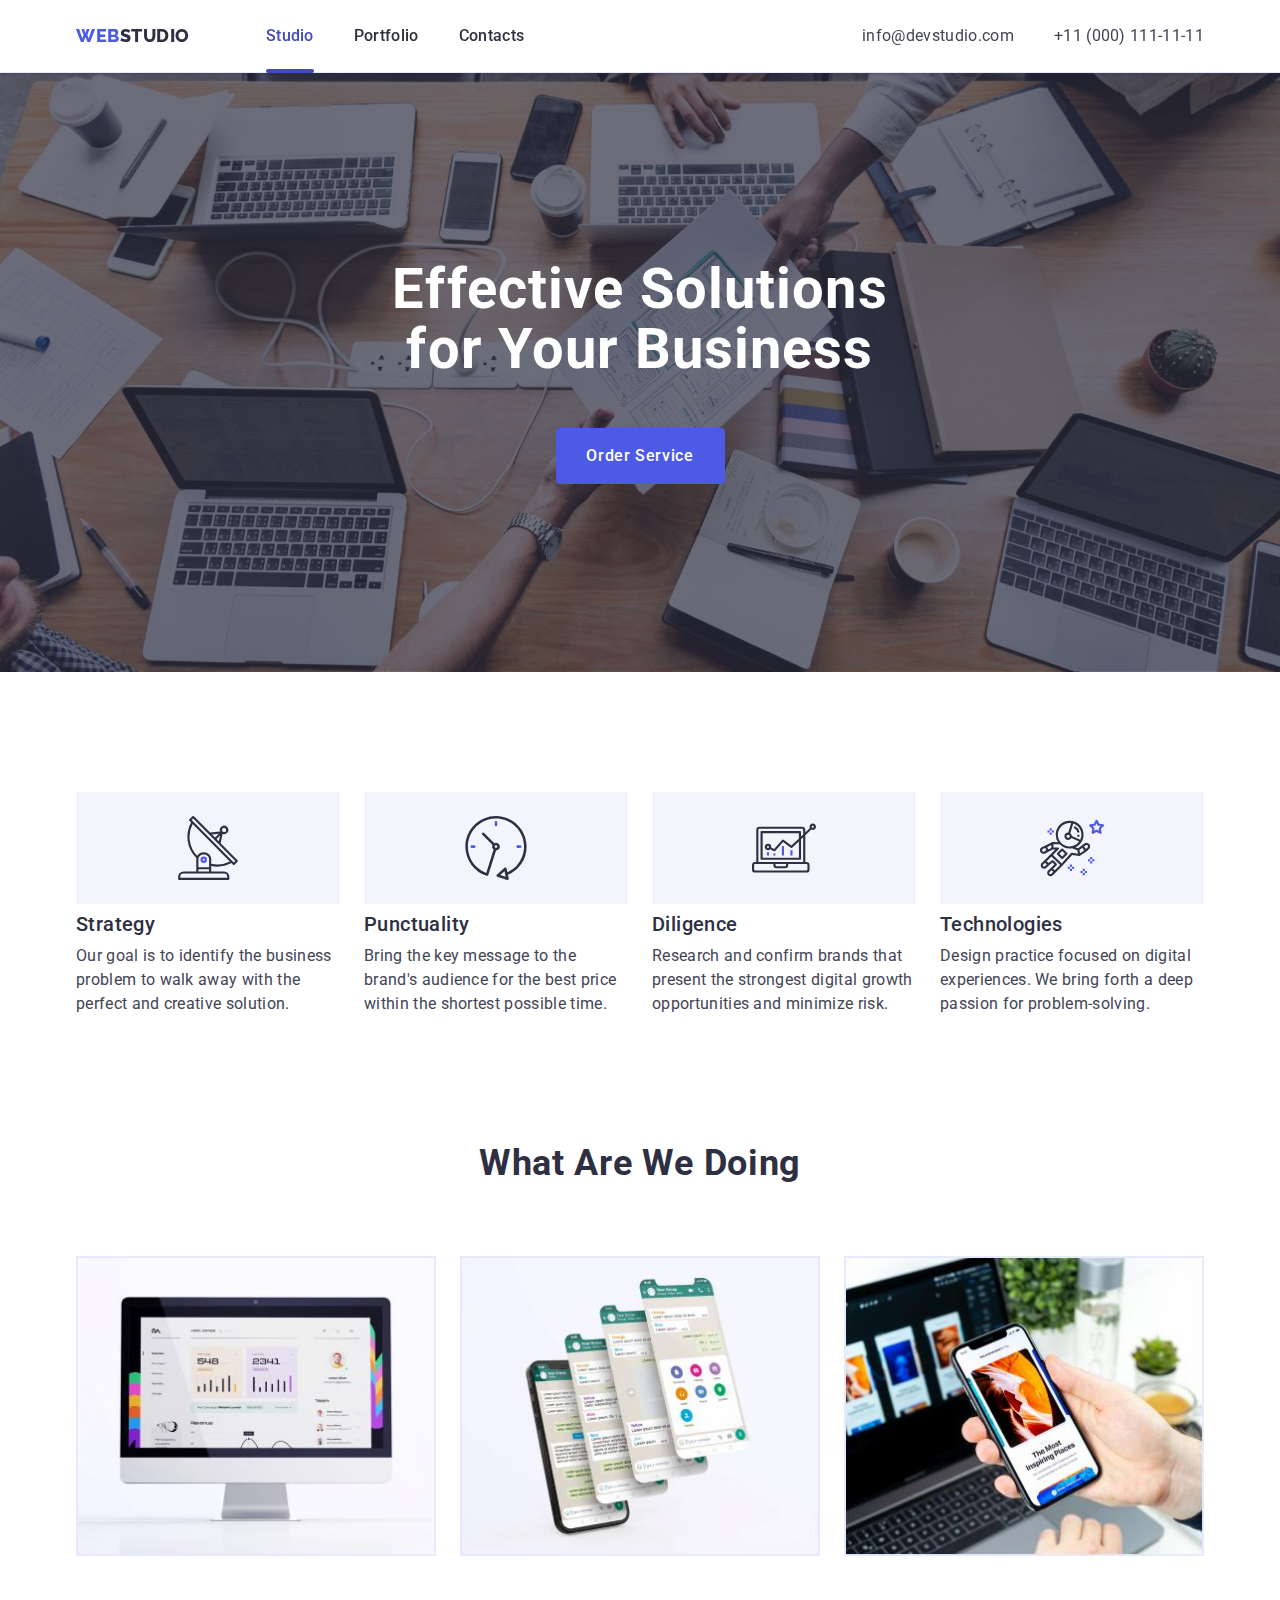
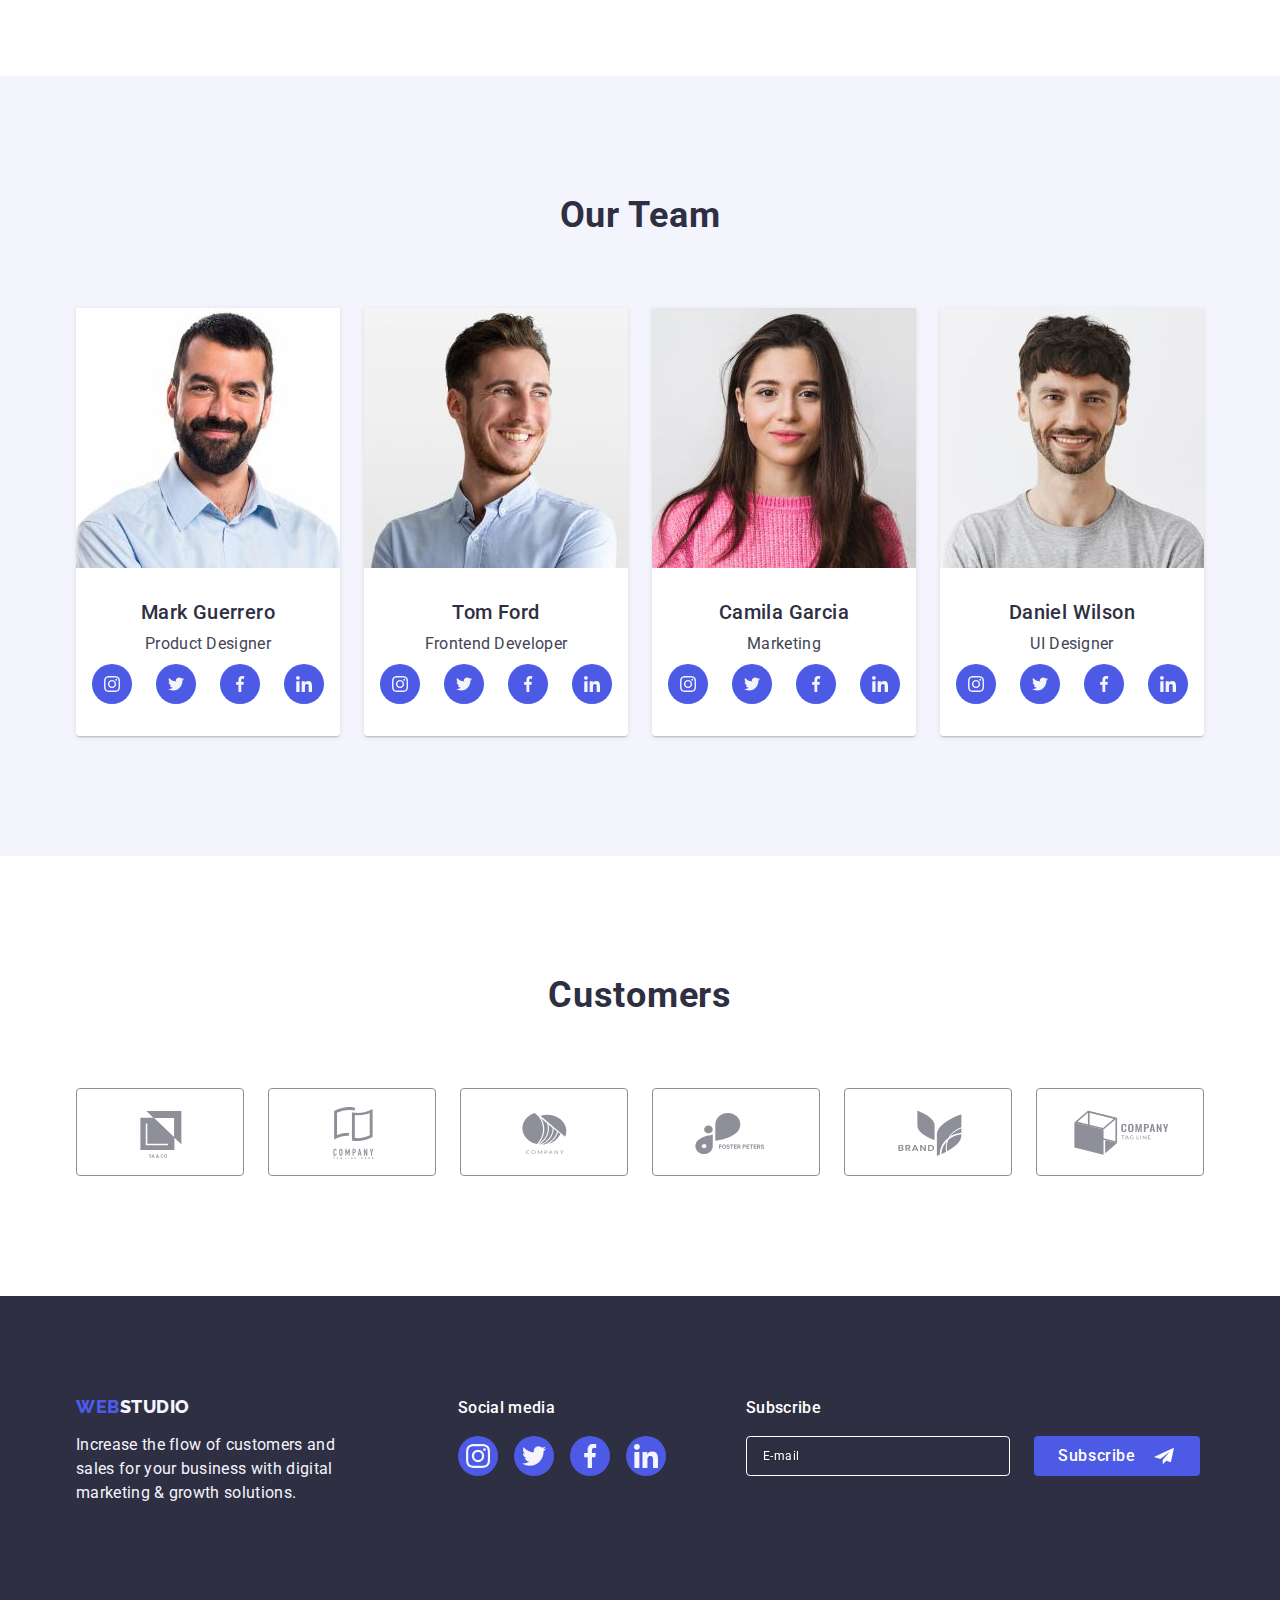
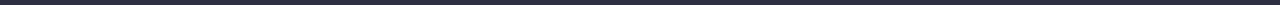
<file: index.html>
<!DOCTYPE html>
<html lang="en">

<head>
  <meta charset="UTF-8" />
  <meta http-equiv="X-UA-Compatible" content="IE=edge" />
  <meta name="viewport" content="width=device-width, initial-scale=1.0" />
  <title>WebStudio</title>
  <link rel="stylesheet" href="https://cdnjs.cloudflare.com/ajax/libs/modern-normalize/1.1.0/modern-normalize.min.css"
    integrity="sha512-wpPYUAdjBVSE4KJnH1VR1HeZfpl1ub8YT/NKx4PuQ5NmX2tKuGu6U/JRp5y+Y8XG2tV+wKQpNHVUX03MfMFn9Q=="
    crossorigin="anonymous" referrerpolicy="no-referrer" />
  <link rel="stylesheet" href="https://cdn.jsdelivr.net/npm/modern-normalize@1.1.0/modern-normalize.min.css" />
  <link rel="stylesheet" href="./css/styles.css" />
  <link rel="preconnect" href="https://fonts.googleapis.com" />
  <link rel="preconnect" href="https://fonts.gstatic.com" crossorigin />
  <link href="https://fonts.googleapis.com/css2?family=Raleway:wght@800&family=Roboto:wght@400;500;700;900&display=swap"
    rel="stylesheet" />
</head>

<body class="body">
  <header class="header">
    <!-- /* NAV */ -->
    <div class="header-box container">
      <a class="link logo-w" href="./index.html">Web<span class="header-logo-navy">Studio</span></a>
      <nav class="nav">
        <ul class="list nav-link">
          <li class="nav-link-item">
            <a class="link nav-header current" href="./index.html">Studio</a>
          </li>
          <li class="nav-link-item">
            <a class="link nav-header" href="./portfolio.html">Portfolio</a>
          </li>
          <li class="nav-link-item">
            <a class="link nav-header" href="">Contacts</a>
          </li>
        </ul>
      </nav>
      <!-- ADDRESS -->
      <address class="address">
        <ul class="list address-link">
          <li class="address-link-item">
            <a class="link address-header" href="mailto:info@devstudio.com">info@devstudio.com</a>
          </li>
          <li class="address-link-item">
            <a class="link address-header" href="tel:+110001111111">+11 (000) 111-11-11</a>
          </li>
        </ul>
      </address>
    </div>
  </header>
  <main class="main">
    <!-- HERO -->
    <section class="hero">
      <div class="hero-box container">
        <h1 class="hero-text">Effective Solutions for Your Business</h1>
        <button data-modal-open class="btn-hero" type="button">
          Order Service
        </button>
      </div>
      <!-- MODAL WINDOW -->
      <div data-modal class="backdrop is-hidden">
        <div class="modal-window">
          <button data-modal-close class="modal-btn-close" type="button">
            <svg class="modal-icon-close" width="8" height="8">
              <use href="./images/icons.svg#icon-close-black-cross"></use>
            </svg>
          </button>
          <strong class="title-modal">Leave your contacts and we will call you back</strong>
          <form class="modal-window-form" name="signup_form" autocomplete="off" novalidate>
            <label class="label-title" for="user_name">Name</label>
            <div class="modal-form-box">
              <input class="modal-form-input" type="text" name="user_name" id="user_name" required minlength="3" />
              <svg class="modal-icon-input" width="18" height="18">
                <use href="./images/icons.svg#icon-icon-person"></use>
              </svg>
            </div>
            <label class="label-title" for="user_phone">Phone</label>
            <div class="modal-form-box">
              <input class="modal-form-input" type="tel" name="user_phone" id="user_phone" required minlength="12" />
              <svg class="modal-icon-input" width="18" height="24">
                <use href="./images/icons.svg#icon-icon-phone"></use>
              </svg>
            </div>
            <label class="label-title" for="user_email">Email</label>
            <div class="modal-form-box">
              <input class="modal-form-input" type="email" name="user_email" id="user_email" required
                pattern="email@mail.com" />
              <!-- ^(?=.*[a-z])(?=.*[A-Z]) -->
              <svg class="modal-icon-input" width="18" height="24">
                <use href="./images/icons.svg#icon-icon-email"></use>
              </svg>
            </div>
            <label class="label-title" for="user_comment">Comment</label>
            <textarea class="user-comment" name="user_comment" id="user_comment" rows="5"
              placeholder="Text input"></textarea>
            <label class="label-title-chek">
              <input class="user-checkbox" type="checkbox" name="user_checkbox" />
              <svg class="modal-form-agreement-icon" width="16" height="16">
                <use class="modal-form-icon-checked" href="./images/icons.svg#icon-chek-no"></use>
                <use class="modal-form-icon-unchecked" href="./images/icons.svg#icon-chek-yes"></use>
              </svg>
              <span class="modal-form-agreement-text">
                I accept the terms and conditions of the
                <a class="modal-form-agreement-link" href="">Privacy Policy</a>
              </span>
            </label>
            <button type="submit" class="btn-modal-send">Send</button>
          </form>
        </div>
      </div>
    </section>
    <!-- FUTURES -->
    <section class="futures">
      <div class="futures-box container future-box-icons">
        <h2 class="futures visually-hidden">Features</h2>
        <ul class="list futures-list">
          <li class="futures-item content-box">
            <div class="futere-icon-box">
              <!-- <a class="future-icon-link" href="" target="_blank" rel="noopener noreferrer" aria-label="Antena-icon"> -->
              <svg class="future-icon" width="64" height="64">
                <use href="./images/icons.svg#icon-antenna"></use>
              </svg>
              <!-- </a> -->
            </div>
            <h3 class="futures-title">Strategy</h3>
            <p class="futures-text">
              Our goal is to identify the business problem to walk away with
              the perfect and creative solution.
            </p>
          </li>
          <li class="futures-item content-box">
            <div class="futere-icon-box">
              <!-- <a class="future-icon-link" href="" target="_blank" rel="noopener noreferrer" aria-label="Clock-icon"> -->
              <svg class="future-icon" width="64" height="64">
                <use href="./images/icons.svg#icon-clock"></use>
              </svg>
              <!-- </a> -->
            </div>
            <h3 class="futures-title">Punctuality</h3>
            <p class="futures-text">
              Bring the key message to the brand's audience for the best price
              within the shortest possible time.
            </p>
          </li>
          <li class="futures-item content-box">
            <div class="futere-icon-box">
              <!-- <a class="future-icon-link" href="" target="_blank" rel="noopener noreferrer" aria-label="Diagram-icon"> -->
              <svg class="future-icon" width="64" height="64">
                <use href="./images/icons.svg#icon-diagram"></use>
              </svg>
              <!-- </a> -->
            </div>
            <h3 class="futures-title">Diligence</h3>
            <p class="futures-text">
              Research and confirm brands that present the strongest digital
              growth opportunities and minimize risk.
            </p>
          </li>
          <li class="futures-item content-box">
            <div class="futere-icon-box">
              <!-- <a class="future-icon-link" href="" target="_blank" rel="noopener noreferrer" aria-label="Astronaut-icon"> -->
              <svg class="future-icon" width="64" height="64">
                <use href="./images/icons.svg#icon-astronaut"></use>
              </svg>
              <!-- </a> -->
            </div>
            <h3 class="futures-title">Technologies</h3>
            <p class="futures-text">
              Design practice focused on digital experiences. We bring forth a
              deep passion for problem-solving.
            </p>
          </li>
        </ul>
      </div>
    </section>
    <!-- OUR WORKS -->
    <section class="our-works">
      <div class="works-box container">
        <h2 class="works title-section">What are we doing</h2>
        <ul class="list works-list">
          <li class="works-item">
            <img src="./images/index/img-1.jpg" class="works-img" alt="img-1" width="360" height="300" />
          </li>
          <li class="works-item">
            <img src="./images/index/img-2.jpg" class="works-img" alt="img-2" width="360" height="300" />
          </li>
          <li class="works-item">
            <img src="./images/index/img-3.jpg" class="works-img" alt="img-3" width="360" height="300" />
          </li>
        </ul>
      </div>
    </section>
    <!-- OUR TEAMS -->
    <section class="team-box">
      <div class="container">
        <h2 class="our-teams title-section">Our Team</h2>
        <ul class="list card-teams">
          <li class="teams-item-img">
            <img src="./images/index/mark-guerrero.jpg" alt="mark-guerrero" width="264" height="260" />
            <div class="teams-wrapper">
              <h3 class="title-card">Mark Guerrero</h3>
              <p class="text-card">Product Designer</p>
              <ul class="social-icons-list link">
                <li class="social-box-icons">
                  <a class="social-item-icon" href="" target="_blank" rel="noopener noreferrer"
                    aria-label="Instagram-icon">
                    <svg class="social-icons" width="16" height="16">
                      <use href="./images/icons.svg#icon-instagram"></use>
                    </svg>
                  </a>
                </li>
                <li class="social-box-icons">
                  <a class="social-item-icon" href="" target="_blank" rel="noopener noreferrer"
                    aria-label="Twitter-icon">
                    <svg class="social-icons" width="16" height="16">
                      <use href="./images/icons.svg#icon-twitter"></use>
                    </svg>
                  </a>
                </li>
                <li class="social-box-icons">
                  <a class="social-item-icon" href="" target="_blank" rel="noopener noreferrer"
                    aria-label="Facebook-icon">
                    <svg class="social-icons" width="16" height="16">
                      <use href="./images/icons.svg#icon-facebook"></use>
                    </svg>
                  </a>
                </li>
                <li class="social-box-icons">
                  <a class="social-item-icon" href="" target="_blank" rel="noopener noreferrer"
                    aria-label="Linkedin-icon">
                    <svg class="social-icons" width="16" height="16">
                      <use href="./images/icons.svg#icon-linkedin"></use>
                    </svg>
                  </a>
                </li>
              </ul>
            </div>
          </li>
          <li class="teams-item-img">
            <img src="./images/index/tom-ford.jpg" alt="tom-ford" width="264" height="260" />
            <div class="teams-wrapper">
              <h3 class="title-card">Tom Ford</h3>
              <p class="text-card">Frontend Developer</p>
              <ul class="social-icons-list link">
                <li class="social-box-icons">
                  <a class="social-item-icon" href="" target="_blank" rel="noopener noreferrer"
                    aria-label="Instagram-icon">
                    <svg class="social-icons" width="16" height="16">
                      <use href="./images/icons.svg#icon-instagram"></use>
                    </svg>
                  </a>
                </li>
                <li class="social-box-icons">
                  <a class="social-item-icon" href="" target="_blank" rel="noopener noreferrer"
                    aria-label="Twitter-icon">
                    <svg class="social-icons" width="16" height="16">
                      <use href="./images/icons.svg#icon-twitter"></use>
                    </svg>
                  </a>
                </li>
                <li class="social-box-icons">
                  <a class="social-item-icon" href="" target="_blank" rel="noopener noreferrer"
                    aria-label="Facebook-icon">
                    <svg class="social-icons" width="16" height="16">
                      <use href="./images/icons.svg#icon-facebook"></use>
                    </svg>
                  </a>
                </li>
                <li class="social-box-icons">
                  <a class="social-item-icon" href="" target="_blank" rel="noopener noreferrer"
                    aria-label="Linkedin-icon">
                    <svg class="social-icons" width="16" height="16">
                      <use href="./images/icons.svg#icon-linkedin"></use>
                    </svg>
                  </a>
                </li>
              </ul>
            </div>
          </li>
          <li class="teams-item-img">
            <img src="./images/index/camila-garcia.jpg" alt="camila-garcia" width="264" height="260" />
            <div class="teams-wrapper">
              <h3 class="title-card">Camila Garcia</h3>
              <p class="text-card">Marketing</p>
              <ul class="social-icons-list link">
                <li class="social-box-icons">
                  <a class="social-item-icon" href="" target="_blank" rel="noopener noreferrer"
                    aria-label="Instagram-icon">
                    <svg class="social-icons" width="16" height="16">
                      <use href="./images/icons.svg#icon-instagram"></use>
                    </svg>
                  </a>
                </li>
                <li class="social-box-icons">
                  <a class="social-item-icon" href="" target="_blank" rel="noopener noreferrer"
                    aria-label="Twitter-icon">
                    <svg class="social-icons" width="16" height="16">
                      <use href="./images/icons.svg#icon-twitter"></use>
                    </svg>
                  </a>
                </li>
                <li class="social-box-icons">
                  <a class="social-item-icon" href="" target="_blank" rel="noopener noreferrer"
                    aria-label="Facebook-icon">
                    <svg class="social-icons" width="16" height="16">
                      <use href="./images/icons.svg#icon-facebook"></use>
                    </svg>
                  </a>
                </li>
                <li class="social-box-icons">
                  <a class="social-item-icon" href="" target="_blank" rel="noopener noreferrer"
                    aria-label="Linkedin-icon">
                    <svg class="social-icons" width="16" height="16">
                      <use href="./images/icons.svg#icon-linkedin"></use>
                    </svg>
                  </a>
                </li>
              </ul>
            </div>
          </li>
          <li class="teams-item-img">
            <img src="./images/index/daniel-wilson.jpg" alt="daniel-wilson" width="264" height="260" />
            <div class="teams-wrapper">
              <h3 class="title-card">Daniel Wilson</h3>
              <p class="text-card">UI Designer</p>
              <ul class="social-icons-list link">
                <li class="social-box-icons">
                  <a class="social-item-icon" href="" target="_blank" rel="noopener noreferrer"
                    aria-label="Instagram-icon">
                    <svg class="social-icons" width="16" height="16">
                      <use href="./images/icons.svg#icon-instagram"></use>
                    </svg>
                  </a>
                </li>
                <li class="social-box-icons">
                  <a class="social-item-icon" href="" target="_blank" rel="noopener noreferrer"
                    aria-label="Twitter-icon">
                    <svg class="social-icons" width="16" height="16">
                      <use href="./images/icons.svg#icon-twitter"></use>
                    </svg>
                  </a>
                </li>
                <li class="social-box-icons">
                  <a class="social-item-icon" href="" target="_blank" rel="noopener noreferrer"
                    aria-label="Facebook-icon">
                    <svg class="social-icons" width="16" height="16">
                      <use href="./images/icons.svg#icon-facebook"></use>
                    </svg>
                  </a>
                </li>
                <li class="social-box-icons">
                  <a class="social-item-icon" href="" target="_blank" rel="noopener noreferrer"
                    aria-label="Linkedin-icon">
                    <svg class="social-icons" width="16" height="16">
                      <use href="./images/icons.svg#icon-linkedin"></use>
                    </svg>
                  </a>
                </li>
              </ul>
            </div>
          </li>
        </ul>
      </div>
    </section>
    <!-- CUSOMERS -->
    <section class="customers-box">
      <div class="customers-box-icons container">
        <h2 class="customers-title title-section">Customers</h2>
        <ul class="list customers-list">
          <li class="customers-item">
            <a class="customers-icon-link" href="" target="_blank" rel="noopener noreferrer" aria-label="Company-1">
              <svg class="customers-icon" width="104" height="56">
                <use href="./images/icons.svg#icon-Logo1-YACO"></use>
              </svg>
            </a>
          </li>
          <li class="customers-item">
            <a class="customers-icon-link" href="" target="_blank" rel="noopener noreferrer" aria-label="Company-2">
              <svg class="customers-icon" width="104" height="56">
                <use href="./images/icons.svg#icon-Logo2-comp-tag-line-here"></use>
              </svg>
            </a>
          </li>
          <li class="customers-item">
            <a class="customers-icon-link" href="" target="_blank" rel="noopener noreferrer" aria-label="Company-3">
              <svg class="customers-icon" width="104" height="56">
                <use href="./images/icons.svg#icon-Logo3-company"></use>
              </svg>
            </a>
          </li>
          <li class="customers-item">
            <a class="customers-icon-link" href="" target="_blank" rel="noopener noreferrer" aria-label="Company-4">
              <svg class="customers-icon" width="104" height="56">
                <use href="./images/icons.svg#icon-Logo4-foster-peters"></use>
              </svg>
            </a>
          </li>
          <li class="customers-item">
            <a class="customers-icon-link" href="" target="_blank" rel="noopener noreferrer" aria-label="Company-5">
              <svg class="customers-icon" width="104" height="56">
                <use href="./images/icons.svg#icon-Logo5-brand"></use>
              </svg>
            </a>
          </li>
          <li class="customers-item">
            <a class="customers-icon-link" href="" target="_blank" rel="noopener noreferrer" aria-label="Company-6">
              <svg class="customers-icon" width="104" height="56">
                <use href="./images/icons.svg#icon-Logo6-comp-tag-line"></use>
              </svg>
            </a>
          </li>
        </ul>
      </div>
    </section>
  </main>
  <!-- FOOTER -->
  <footer class="footer">
    <div class="footer-box container">
      <div class="link-logo-footer">
        <a class="link logo-w logo-footer" href="./index.html">Web<span class="footer-logo-navy">Studio</span></a>
        <p class="footer-text">
          Increase the flow of customers and sales for your business with
          digital marketing & growth solutions.
        </p>
      </div>
      <div class="social-box-footer">
        <p class="social-title-footer">Social media</p>
        <ul class="social-icons-list-footer link">
          <li class="social-item-footer">
            <a class="social-box-icons-footer" href="" target="_blank" rel="noopener noreferrer"
              aria-label="Instagram-icon">
              <svg class="social-icons" width="24" height="24">
                <use href="./images/icons.svg#icon-instagram"></use>
              </svg>
            </a>
          </li>
          <li class="social-item-footer">
            <a class="social-box-icons-footer" href="" target="_blank" rel="noopener noreferrer"
              aria-label="Twitter-icon">
              <svg class="social-icons" width="24" height="24">
                <use href="./images/icons.svg#icon-twitter"></use>
              </svg>
            </a>
          </li>
          <li class="social-item-footer">
            <a class="social-box-icons-footer" href="" target="_blank" rel="noopener noreferrer"
              aria-label="Facebook-icon">
              <svg class="social-icons" width="24" height="24">
                <use href="./images/icons.svg#icon-facebook"></use>
              </svg>
            </a>
          </li>
          <li class="social-item-footer">
            <a class="social-box-icons-footer" href="" target="_blank" rel="noopener noreferrer"
              aria-label="Linkedin-icon">
              <svg class="social-icons" width="24" height="24">
                <use href="./images/icons.svg#icon-linkedin"></use>
              </svg>
            </a>
          </li>
        </ul>
      </div>
      <div class="footer-subscribe">
        <p class="social-title-footer">Subscribe</p>
        <form class="footer-form-subscribe">
          <label class="footer-form-text">
            <input class="footer-user-email" type="email" name="user_email" placeholder="E-mail" />
          </label>
          <button type="submit" class="footer-btn-subscribe">
            Subscribe<svg class="footer-icon-subscribe" width="24" height="20">
              <use href="./images/icons.svg#icon-icon-subscribe"></use>
            </svg>
          </button>

        </form>
      </div>
    </div>
  </footer>
  <script src="./js/modal.js"></script>
</body>

</html>
</file>
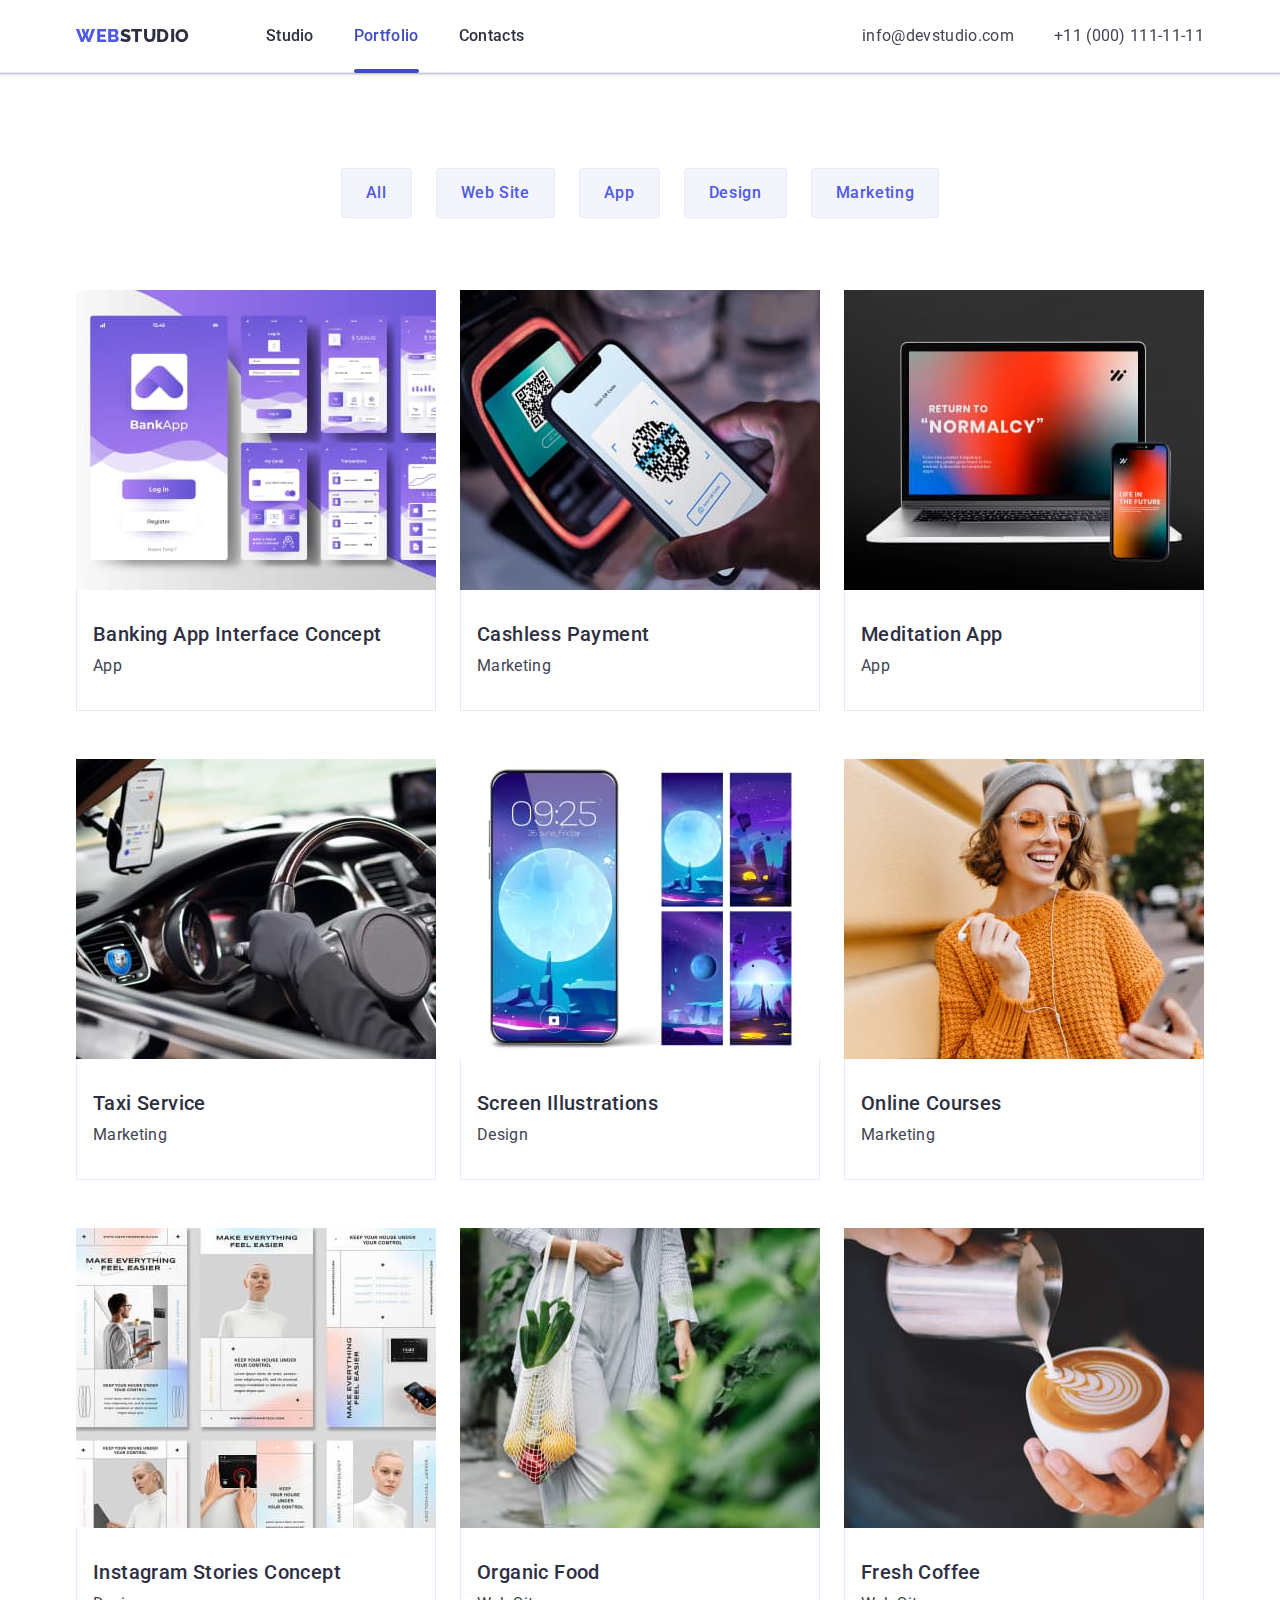
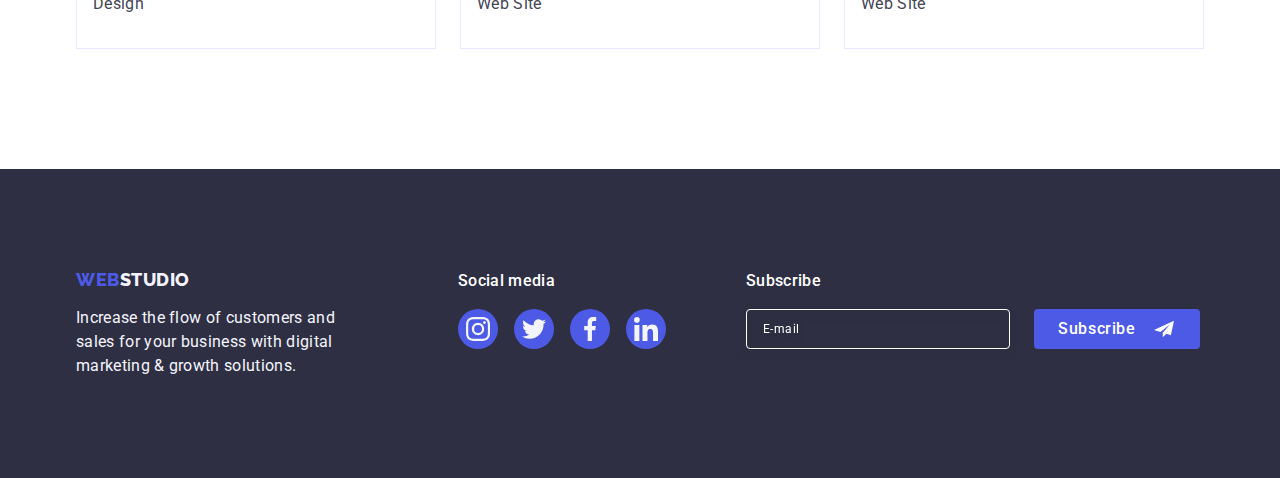
<file: portfolio.html>
<!DOCTYPE html>
<html lang="en">

<head>
  <meta charset="UTF-8" />
  <meta http-equiv="X-UA-Compatible" content="IE=edge" />
  <meta name="viewport" content="width=device-width, initial-scale=1.0" />
  <title>Portfolio</title>
  <link rel="stylesheet" href="https://cdnjs.cloudflare.com/ajax/libs/modern-normalize/1.1.0/modern-normalize.min.css"
    integrity="sha512-wpPYUAdjBVSE4KJnH1VR1HeZfpl1ub8YT/NKx4PuQ5NmX2tKuGu6U/JRp5y+Y8XG2tV+wKQpNHVUX03MfMFn9Q=="
    crossorigin="anonymous" referrerpolicy="no-referrer" />
  <link rel="stylesheet" href="https://cdn.jsdelivr.net/npm/modern-normalize@1.1.0/modern-normalize.min.css" />
  <link rel="stylesheet" href="./css/styles.css" />
  <link rel="preconnect" href="https://fonts.googleapis.com" />
  <link rel="preconnect" href="https://fonts.gstatic.com" crossorigin />
  <link href="https://fonts.googleapis.com/css2?family=Raleway:wght@800&family=Roboto:wght@400;500;700;900&display=swap"
    rel="stylesheet" />
</head>

<body class="body">
  <header class="header">
    <!-- /* NAV */ -->
    <div class="header-box container">
      <a class="link logo-w" href="./index.html">Web<span class="header-logo-navy">Studio</span></a>
      <nav class="nav">
        <ul class="list nav-link">
          <li class="nav-link-item">
            <a class="link nav-header" href="./index.html">Studio</a>
          </li>
          <li class="nav-link-item">
            <a class="link nav-header current" href="./portfolio.html">Portfolio</a>
          </li>
          <li class="nav-link-item">
            <a class="link nav-header" href="">Contacts</a>
          </li>
        </ul>
      </nav>
      <!-- ADDRESS -->
      <address class="address">
        <ul class="list address-link">
          <li>
            <a class="link address-header" href="mailto:info@devstudio.com">info@devstudio.com</a>
          </li>
          <li>
            <a class="link address-header" href="tel:+110001111111">+11 (000) 111-11-11</a>
          </li>
        </ul>
      </address>
    </div>
  </header>

  <main class="main">
    <!-- BUTTONS AREA  -->
    <section class="portfolio">
      <div class="container">
        <h1 class="visually-hidden">Portfolio</h1>
        <ul class="list btn-list">
          <li><button class="btn-filter" type="button">All</button></li>
          <li><button class="btn-filter" type="button">Web Site</button></li>
          <li><button class="btn-filter" type="button">App</button></li>
          <li><button class="btn-filter" type="button">Design</button></li>
          <li><button class="btn-filter" type="button">Marketing</button></li>
        </ul>
        <!-- </div> -->
        <!-- PORTFOLIO WORKS-->
        <ul class="list card-set">
          <li class="portfolio-img-frame">
            <div class="pop-up-box">
              <a class="link img-portfolio" href=""><img src="./images/portfolio/banking-app-interface-concept.jpg"
                  alt="Banking App Interface Concept" width="360" height="300" />
                <div class="pop-up-box-card">
                  <p class="pop-up-txt-card">
                    14 Stylish and User-Friendly App Design Concepts · Task
                    Manager App · Calorie Tracker App · Exotic Fruit Ecommerce
                    App · Cloud Storage App
                  </p>
                </div>
              </a>
            </div>
            <div class="title-card-box">
              <h2 class="title-card-portfolio">
                Banking App Interface Concept
              </h2>
              <p class="text-card-portfolio">App</p>
            </div>
          </li>
          <li class="portfolio-img-frame">
            <div class="pop-up-box">
              <a class="link img-portfolio" href=""><img src="./images/portfolio/cashless-payment.jpg"
                  alt="Cashless Payment" width="360" height="300" />
                <div class="pop-up-box-card">
                  <p class="pop-up-txt-card">
                    14 Stylish and User-Friendly App Design Concepts · Task
                    Manager App · Calorie Tracker App · Exotic Fruit Ecommerce
                    App · Cloud Storage App
                  </p>
                </div>
              </a>
            </div>
            <div class="title-card-box">
              <h2 class="title-card-portfolio">Cashless Payment</h2>
              <p class="text-card-portfolio">Marketing</p>
            </div>
          </li>
          <li class="portfolio-img-frame">
            <div class="pop-up-box">
              <a class="link img-portfolio" href=""><img src="./images/portfolio/meditation-app.jpg"
                  alt="Meditation App" width="360" height="300" />
                <div class="pop-up-box-card">
                  <p class="pop-up-txt-card">
                    14 Stylish and User-Friendly App Design Concepts · Task
                    Manager App · Calorie Tracker App · Exotic Fruit Ecommerce
                    App · Cloud Storage App
                  </p>
                </div>
              </a>
            </div>
            <div class="title-card-box">
              <h2 class="title-card-portfolio">Meditation App</h2>
              <p class="text-card-portfolio">App</p>
            </div>
          </li>
          <li class="portfolio-img-frame">
            <div class="pop-up-box">
              <a class="link img-portfolio" href=""><img src="./images/portfolio/taxi-service.jpg" alt="Taxi Service"
                  width="360" height="300" />
                <div class="pop-up-box-card">
                  <p class="pop-up-txt-card">
                    14 Stylish and User-Friendly App Design Concepts · Task
                    Manager App · Calorie Tracker App · Exotic Fruit Ecommerce
                    App · Cloud Storage App
                  </p>
                </div>
              </a>
            </div>
            <div class="title-card-box">
              <h2 class="title-card-portfolio">Taxi Service</h2>
              <p class="text-card-portfolio">Marketing</p>
            </div>
          </li>
          <li class="portfolio-img-frame">
            <div class="pop-up-box">
              <a class="link img-portfolio" href=""><img src="./images/portfolio/screen-illustrations.jpg"
                  alt="Screen Illustrations" width="360" height="300" />

                <div class="pop-up-box-card">
                  <p class="pop-up-txt-card">
                    14 Stylish and User-Friendly App Design Concepts · Task
                    Manager App · Calorie Tracker App · Exotic Fruit Ecommerce
                    App · Cloud Storage App
                  </p>
                </div>
              </a>
            </div>
            <div class="title-card-box">
              <h2 class="title-card-portfolio">Screen Illustrations</h2>
              <p class="text-card-portfolio">Design</p>
            </div>
          </li>
          <li class="portfolio-img-frame">
            <div class="pop-up-box">
              <a class="link img-portfolio" href=""><img src="./images/portfolio/online-courses.jpg"
                  alt="Online Courses" width="360" height="300" />
                <div class="pop-up-box-card">
                  <p class="pop-up-txt-card">
                    14 Stylish and User-Friendly App Design Concepts · Task
                    Manager App · Calorie Tracker App · Exotic Fruit Ecommerce
                    App · Cloud Storage App
                  </p>
                </div>
              </a>
            </div>
            <div class="title-card-box">
              <h2 class="title-card-portfolio">Online Courses</h2>
              <p class="text-card-portfolio">Marketing</p>
            </div>
          </li>
          <li class="portfolio-img-frame">
            <div class="pop-up-box">
              <a class="link img-portfolio" href=""><img src="./images/portfolio/instagram-stories-concept.jpg"
                  alt="Instagram Stories Concept" width="360" height="300" />
                <div class="pop-up-box-card">
                  <p class="pop-up-txt-card">
                    14 Stylish and User-Friendly App Design Concepts · Task
                    Manager App · Calorie Tracker App · Exotic Fruit Ecommerce
                    App · Cloud Storage App
                  </p>
                </div>
              </a>
            </div>
            <div class="title-card-box">
              <h2 class="title-card-portfolio">Instagram Stories Concept</h2>
              <p class="text-card-portfolio">Design</p>
            </div>
          </li>
          <li class="portfolio-img-frame">
            <div class="pop-up-box">
              <a class="link img-portfolio" href=""><img src="./images/portfolio/organic-food.jpg" alt="Organic Food"
                  width="360" height="300" />
                <div class="pop-up-box-card">
                  <p class="pop-up-txt-card">
                    14 Stylish and User-Friendly App Design Concepts · Task
                    Manager App · Calorie Tracker App · Exotic Fruit Ecommerce
                    App · Cloud Storage App
                  </p>
                </div>
              </a>
            </div>
            <div class="title-card-box">
              <h2 class="title-card-portfolio">Organic Food</h2>
              <p class="text-card-portfolio">Web Site</p>
            </div>
          </li>
          <li class="portfolio-img-frame">
            <div class="pop-up-box">
              <a class="link img-portfolio" href=""><img src="./images/portfolio/fresh-coffee.jpg" alt="Fresh Coffee"
                  width="360" height="300" />
                <div class="pop-up-box-card">
                  <p class="pop-up-txt-card">
                    14 Stylish and User-Friendly App Design Concepts · Task
                    Manager App · Calorie Tracker App · Exotic Fruit Ecommerce
                    App · Cloud Storage App
                  </p>
                </div>
              </a>
            </div>
            <div class="title-card-box">
              <h2 class="title-card-portfolio">Fresh Coffee</h2>
              <p class="text-card-portfolio">Web Site</p>
            </div>
          </li>
        </ul>
      </div>
    </section>
  </main>
  <!-- FOOTER -->
  <footer class="footer">
    <div class="footer-box container">
      <div class="link-logo-footer">
        <a class="link logo-w logo-footer" href="./index.html">Web<span class="footer-logo-navy">Studio</span></a>
        <p class="footer-text">
          Increase the flow of customers and sales for your business with
          digital marketing & growth solutions.
        </p>
      </div>
      <div class="social-box-footer">
        <p class="social-title-footer">Social media</p>
        <ul class="social-icons-list-footer link">
          <li class="social-item-footer">
            <a class="social-box-icons-footer" href="" target="_blank" rel="noopener noreferrer"
              aria-label="Instagram-icon">
              <svg class="social-icons" width="24" height="24">
                <use href="./images/icons.svg#icon-instagram"></use>
              </svg>
            </a>
          </li>
          <li class="social-item-footer">
            <a class="social-box-icons-footer" href="" target="_blank" rel="noopener noreferrer"
              aria-label="Twitter-icon">
              <svg class="social-icons" width="24" height="24">
                <use href="./images/icons.svg#icon-twitter"></use>
              </svg>
            </a>
          </li>
          <li class="social-item-footer">
            <a class="social-box-icons-footer" href="" target="_blank" rel="noopener noreferrer"
              aria-label="Facebook-icon">
              <svg class="social-icons" width="24" height="24">
                <use href="./images/icons.svg#icon-facebook"></use>
              </svg>
            </a>
          </li>
          <li class="social-item-footer">
            <a class="social-box-icons-footer" href="" target="_blank" rel="noopener noreferrer"
              aria-label="Linkedin-icon">
              <svg class="social-icons" width="24" height="24">
                <use href="./images/icons.svg#icon-linkedin"></use>
              </svg>
            </a>
          </li>
        </ul>
      </div>
      <div class="footer-subscribe">
        <p class="social-title-footer">Subscribe</p>
        <form class="footer-form-subscribe">
          <form class="footer-form-subscribe">
            <label class="footer-form-text">
              <input class="footer-user-email" type="email" name="user_email" placeholder="E-mail" />
            </label>
            <button type="submit" class="footer-btn-subscribe">
              Subscribe<svg class="footer-icon-subscribe" width="24" height="20">
                <use href="./images/icons.svg#icon-icon-subscribe"></use>
              </svg>
            </button>

          </form>
      </div>
    </div>
  </footer>
  <script src="./js/modal.js"></script>
</body>

</html>
</file>
<file: css/styles.css>
:root {
  /* colors */
  --brand-color-iris: #4d5ae5;
  --brand-color-ocean: #404bbf;
  --brand-color-green: #31d0aa;
  --brand-color-slate: #434455;
  --brand-color-light-slate: #8e8f99;
  --brand-color-cornflower: #e7e9fc;
  --brand-color-cloud: #f4f4fd;
  --brand-color-navy: #2e2f42;
  --brand-color-white: #ffffff;
  --brand-color-dairy: #fcfcfc;

  /* layers */
  --z-10: 10;
  --z-100: 100;
  --z-1000: 1000;

  /* animation */
  --anim-fast: 250ms cubic-bezier(0.4, 0, 0.2, 1);
  --anim-fast1: 400ms ease-in;
  --anim-slow: 1000ms easi-in-out;

  /* fonnts */
  --primary-font-roboto: "Roboto", sans-serif;
  --secondary-font-raleway: "Raleway", sans-serif;

  /* portfolio-galary */
  --indent: 24px;
  /*kilk kartok v riadku  */
  --items: 3;
}

/**
  |============================
  | DEFAULT
  |============================
*/

* {
  box-sizing: border-box;
}
.list {
  text-decoration: none;
  list-style: none;
  padding: 0;
  margin: 0;
}
.link {
  text-decoration: none;
  list-style: none;
  cursor: pointer;
  color: currentColor;
  display: inline-block;
}

/* reset start */
h1,
h2,
h3,
h4,
h5,
h6,
p {
  margin: 0;
}
img {
  display: block;
  max-width: 100%;
  height: auto;
}
button {
  font-family: inherit;
  color: currentColor;
  cursor: pointer;
}
/* reset end */

.visually-hidden {
  position: absolute;
  width: 1px;
  height: 1px;
  margin: -1px;
  border: 0;
  padding: 0;
  white-space: nowrap;
  clip-path: inset(100%);
  clip: rect(0 0 0 0);
  overflow: hidden;
}

/**
  |============================
  | BODY & CONAINERs
  |============================
*/

.body {
  margin: 0;
  font-family: var(--primary-font-roboto);
  color: var(--brand-color-slate);
  background-color: var(--brand-color-white);
}
.container {
  width: 1158px;
  padding-left: 15px;
  padding-right: 15px;
  margin-left: auto;
  margin-right: auto;
}

/**
  |============================
  | HEADER
  |============================
*/

.header {
  position: fixed;
  top: 0;
  width: 100%;
  z-index: var(--z-100);
  background-color: var(--brand-color-white);
  border-bottom: 1px solid var(--brand-color-cornflower);
  box-shadow: 0px 2px 1px rgba(46, 47, 66, 0.08),
    0px 1px 1px rgba(46, 47, 66, 0.16), 0px 1px 6px rgba(46, 47, 66, 0.08);
}
.header-box {
  display: flex;
  align-items: center;
}

/* NAV */

.nav {
  display: flex;
  align-items: center;
  margin-right: auto;
}
.nav-link {
  display: flex;
  align-items: center;
  gap: 40px;
  margin: 0;
}
/* .nav-link-item {
  position: relative;
} */

.logo-w {
  color: var(--brand-color-iris);
  font-family: var(--secondary-font-raleway);
  font-weight: 800;
  font-size: 18px;
  line-height: 1.17;
  letter-spacing: 0.03em;
  text-transform: uppercase;
  margin-right: 76px;
  text-decoration: none;
  padding: 0;
}
.header-logo-navy {
  color: var(--brand-color-navy);
}
.nav-header {
  width: 100%;
  display: block;
  margin: 0;
  color: var(--brand-color-navy);
  font-weight: 500;
  font-size: 16px;
  line-height: 1.5;
  letter-spacing: 0.02em;
  padding-top: 24px;
  padding-bottom: 24px;
  position: relative;
  transition-property: color;
  transition-duration: 250ms;
  transition-timing-function: cubic-bezier(0.4, 0, 0.2, 1);
}
.nav-header:hover,
.nav-header:focus {
  color: var(--brand-color-ocean);
}
/* .nav-link-item::after {
  content: "";
  position: absolute;
  display: block;
  color: var(--brand-color-ocean);
} */
.nav-header::after {
  content: "";
  width: 100%;
  height: 4px;
  border-radius: 2px;
  display: block;
  position: absolute;
  left: 0;
  bottom: -1px;
}
.nav-header.current::after {
  background: var(--brand-color-ocean);
}
.nav-header.current {
  color: var(--brand-color-ocean);
}

/* ADDRESS */

.address {
  font-style: normal;
}
.address-link {
  display: flex;
  align-items: center;
  gap: 40px;
}
.address-header {
  color: var(--brand-color-slate);
  font-style: normal;
  font-size: 16px;
  line-height: 1.5;
  letter-spacing: 0.02em;
  padding-top: 24px;
  padding-bottom: 24px;
  transition-property: color;
  transition-duration: 250ms;
  transition-timing-function: cubic-bezier(0.4, 0, 0.2, 1);
}
.address-header:hover,
.address-header:focus {
  color: var(--brand-color-ocean);
}
.address-link-item {
}

/**
  |============================
  | MAIN INDEX.HTML
  |============================
*/

/**
  |============================
  | HERO
  |============================
*/

.main {
  padding-top: 72px;
}
/* .hero-box {} */
.hero {
  max-width: 1440px;
  margin-left: auto;
  margin-right: auto;
  padding-top: 188px;
  padding-bottom: 188px;
  background-color: var(--brand-color-navy);
  background-image: linear-gradient(
      rgba(46, 47, 66, 0.7),
      rgba(46, 47, 66, 0.7)
    ),
    url(../images/index/hero-people-office.jpg);
  background-repeat: no-repeat;
  background-position: center;
  background-size: cover;
}
.hero-text {
  color: var(--brand-color-white);
  font-size: 56px;
  line-height: 1.07;
  text-align: center;
  letter-spacing: 0.02em;
  max-width: 496px;
  margin-left: auto;
  margin-right: auto;
}
.btn-hero {
  color: var(--brand-color-white);
  background-color: var(--brand-color-iris);
  font-family: var(--primary-font-roboto);
  font-weight: 500;
  font-size: 16px;
  line-height: 1.5;
  align-items: center;
  letter-spacing: 0.04em;
  margin-top: 48px;
  min-width: 169px;
  height: 56px;
  padding-top: 16px;
  padding-bottom: 16px;
  border-radius: 4px;
  border: none;
  display: block;
  margin-left: auto;
  margin-right: auto;
  font-size: 16px;
  transition-property: background-color, box-shadow;
  transition-duration: 250ms;
  transition-timing-function: cubic-bezier(0.4, 0, 0.2, 1);
}
.btn-hero:hover,
.btn-hero:focus {
  background-color: var(--brand-color-ocean);
  box-shadow: 0px 4px 4px rgba(0, 0, 0, 0.15);
  cursor: pointer;
}
/**
  |============================
  | FUTURES
  |============================
*/
.futures {
  padding-top: 120px;
  padding-bottom: 120px;
}
.futures-box {
  display: flex;
  align-items: center;
  justify-content: center;
  margin-bottom: 8px;
  gap: 24px;
}
.futures-list {
  display: flex;
  gap: 24px;
}
.futures-item {
  padding: 0;
  margin: 0;
}
.content-box {
  width: calc((100% - 72px) / 4);
}
.futures-title {
  color: var(--brand-color-navy);
  font-weight: 500;
  font-size: 20px;
  line-height: 1.2;
  letter-spacing: 0.02em;
  margin-bottom: 8px;
}
.futures-text {
  color: var(--brand-color-slate);
  font-size: 16px;
  line-height: 1.5;
  letter-spacing: 0.02em;
}
.title-section {
  color: var(--brand-color-navy);
  background-color: var(--brand-color-white);
  font-size: 36px;
  line-height: 1.11;
  text-align: center;
  letter-spacing: 0.02em;
  text-transform: capitalize;
}
/* .future-box-icons {} */
.futere-icon-box {
  display: flex;
  align-items: center;
  justify-content: center;
  width: 264px;
  height: 112px;
  background: var(--brand-color-cloud);
  border-radius: 4px;
  margin-bottom: 8px;
}
/* .future-icon-link {
  display: flex;
  justify-content: center;
} */
/* .future-icon {} */
/**
  |============================
  | OUR WORKS
  |============================
*/
.our-works {
  padding-bottom: 120px;
}
/* .works-box {} */
.works-list {
  display: flex;
  gap: 24px;
}
/* .works-item {} */
.works-img {
  border: 1px solid var(--brand-color-cornflower);
}
.works {
  margin-bottom: 72px;
}
/* .title-section {} */
/**
  |============================
  | OUR TEAMS
  |============================
*/
/* .teams {} */
.team-box {
  background-color: var(--brand-color-cloud);
  padding-top: 120px;
  padding-bottom: 120px;
}
.our-teams {
  background-color: var(--brand-color-cloud);
  padding-left: 0;
  padding-right: 0;
  margin-bottom: 72px;
}
/* .teams {} */
.teams-item-img {
  background-color: var(--brand-color-white);
  box-shadow: 0px 1px 6px rgba(46, 47, 66, 0.08),
    0px 1px 1px rgba(46, 47, 66, 0.16), 0px 2px 1px rgba(46, 47, 66, 0.08);
  border-radius: 0px 0px 4px 4px;
  width: calc((100% - 72px) / 4);
}
.teams-wrapper {
  background-color: var(--brand-color-white);
  border-radius: inherit;
  padding: 32px 0;
  justify-content: center;
}
.card-teams {
  display: flex;
  flex-direction: row;
  justify-content: center;
  gap: 24px;
}
.title-card {
  color: var(--brand-color-navy);
  background-color: var(--brand-color-white);
  font-weight: 500;
  font-size: 20px;
  line-height: 1.2;
  text-align: center;
  letter-spacing: 0.02em;
}
.text-card {
  color: var(--brand-color-slate);
  background-color: var(--brand-color-white);
  font-size: 16px;
  line-height: 1.5;
  text-align: center;
  letter-spacing: 0.02em;
  margin: 8px 0;
}
/**
  |============================
  | CUSTOMERS
  |============================
*/
.customers-box {
  padding-top: 120px;
  padding-bottom: 120px;
}
.customers-box-icons {
}
.customers-title {
  line-height: 1.1;
  margin-bottom: 72px;
}
/* .title-section {} */
.customers-list {
  display: flex;
  flex-direction: row;
  gap: 24px;
}
/* .content-box {} */
/* .customers-icon-box {} */
.customers-icon-link:hover,
.customers-icon-link:focus {
  color: var(--brand-color-ocean);
  border: 1px solid var(--brand-color-ocean);
}
.customers-item {
  width: calc((100% - 72px) / 4);
  height: 88px;
}
.customers-icon-link {
  color: var(--brand-color-light-slate);
  width: 100%;
  height: 100%;
  border: 1px solid var(--brand-color-light-slate);
  border-radius: 4px;
  align-items: center;
  display: flex;
  justify-content: center;
  padding: 16px 0;
  transition-property: color, border;
  transition-duration: 250ms;
  transition-timing-function: cubic-bezier(0.4, 0, 0.2, 1);
}
.customers-icon {
  fill: currentColor;
  transition-property: fill;
  transition-duration: 250ms;
  transition-timing-function: cubic-bezier(0.4, 0, 0.2, 1);
}
.customers-icon:hover,
.customers-icon:focus {
  fill: var(--brand-color-ocean);
}
/**
  |============================
  | FOOTER
  |============================
*/
.footer-box {
  display: flex;
  align-items: baseline;
}
.footer {
  background-color: var(--brand-color-navy);
  padding-top: 100px;
  padding-bottom: 100px;
}
.logo-footer {
  margin: 0;
  margin-bottom: 16px;
}
.footer-logo-navy {
  color: var(--brand-color-cloud);
}
.footer-text {
  text-align: left;
  width: 262px;
  color: var(--brand-color-cloud);
  font-size: 16px;
  line-height: 1.5;
  letter-spacing: 0.02em;
}
.link-logo-footer {
  margin-right: 120px;
}
/**
  |============================
  | MAIM PROTFOLIO
  |============================
*/
.portfolio {
  padding-top: 96px;
  padding-bottom: 120px;
}
/* BUTTONS AREA */
.btn-list {
  display: flex;
  justify-content: center;
  gap: 24px;
  margin-bottom: 72px;
}
.btn-filter {
  display: flex;
  font-family: var(--primary-font-roboto);
  color: var(--brand-color-iris);
  background-color: var(--brand-color-cloud);
  font-weight: 500;
  font-size: 16px;
  line-height: 1.5;
  align-items: center;
  text-align: center;
  letter-spacing: 0.04em;
  cursor: pointer;
  flex-direction: row;
  justify-content: center;
  padding: 12px 24px;
  border: 1px solid var(--brand-color-cornflower);
  border-radius: 4px;
  transition-property: color, background-color, border, box-shadow;
  transition-duration: 250ms;
  transition-timing-function: cubic-bezier(0.4, 0, 0.2, 1);
}
.btn-filter:hover,
.btn-filter:focus {
  color: var(--brand-color-white);
  background-color: var(--brand-color-ocean);
  border: 1px solid transparent;
  box-shadow: 0px 3px 1px rgba(0, 0, 0, 0.1), 0px 2px 1px rgba(0, 0, 0, 0.08),
    0px 2px 2px rgba(0, 0, 0, 0.12);
}

/**
  |============================
  | PORTFOLOI WORKS
  |============================
*/
/* .portfolio-box {} */
/* .portfolio-card-box {} */
/* .portfolio-btns-box {}  */
.portfolio-card {
  --item: 3;
}
.card-set {
  display: flex;
  flex-wrap: wrap;
  gap: var(--indent);
  row-gap: 48px;
  margin: 0;
}
.card-set-item {
  width: calc((100% - var(--indent) * (var(--items) - 1)) / var(--items));
}
.img-portfolio {
  width: 100%;
  height: 100%;
}
/**
  |============================
  | ACTIVE POP-UP
  |============================
*/
.pop-up-box {
  width: 360px;
  height: 300px;
  position: relative;
  overflow: hidden;
}
.pop-up-box-card {
}
.pop-up-txt-card {
  position: absolute;
  top: 0;
  left: 0;
  width: 100%;
  height: 100%;
  background: var(--brand-color-iris);
  padding: 40px 32px;
  transform: translateY(100%);
  transition: transform var(--anim-fast);
  line-height: 24px;
  letter-spacing: 0.02em;
  color: var(--brand-color-cloud);
}
.portfolio-img-frame:hover .pop-up-txt-card,
.img-portfolio:focus .pop-up-txt-card {
  transform: translateY(0);
}
/**
  |============================
  | END ACTIV POP-UP
  |============================
*/
.portfolio-img-frame:hover,
.portfolio-img-frame:focus {
  box-shadow: 0px 1px 6px rgba(46, 47, 66, 0.08),
    0px 1px 1px rgba(46, 47, 66, 0.16), 0px 2px 1px rgba(46, 47, 66, 0.08);
}
.title-card-box {
  text-align: left;
  padding: 32px 16px;
  border: 1px solid var(--brand-color-cornflower);
  border-top: none;
}
.title-card-portfolio {
  color: var(--brand-color-navy);
  font-weight: 500;
  font-size: 20px;
  line-height: 1.2;
  letter-spacing: 0.02em;
  margin-bottom: 8px;
}
.text-card-portfolio {
  color: var(--brand-color-slate);
  font-size: 16px;
  line-height: 1.5;
  letter-spacing: 0.02em;
}
/**
  |============================
  | Social link
  |============================
*/
/* .social-box {} */
.social-box-icons {
  align-items: center;
  width: 40px;
  height: 40px;
}
.social-item-icon:hover,
.social-item-icon:focus {
  background-color: var(--brand-color-ocean);
}
.social-icons-list {
  padding: 0;
  display: flex;
  flex-wrap: nowrap;
  justify-content: center;
  gap: 24px;
}
.social-icons {
  fill: var(--brand-color-cloud);
}
.social-item-icon {
  border-radius: 50%;
  background-color: var(--brand-color-iris);
  align-items: center;
  display: flex;
  justify-content: center;
  width: 100%;
  height: 100%;
  transition-property: background-color;
  transition-duration: 250ms;
  transition-timing-function: cubic-bezier(0.4, 0, 0.2, 1);
}
/**
  |============================
  | Social footer link
  |============================
*/
.social-title-footer {
  font-weight: 500;
  font-size: 16px;
  line-height: 24px;
  letter-spacing: 0.02em;
  color: var(--brand-color-white);
  margin-bottom: 16px;
}
.social-box-footer {
  margin-right: 80px;
}
.social-box-icons-footer {
  display: flex;
  justify-content: center;
  align-items: center;
  width: 100%;
  height: 100%;
  border-radius: 50%;
  background-color: var(--brand-color-iris);
  transition-property: background-color;
  transition-duration: 250ms;
  transition-timing-function: cubic-bezier(0.4, 0, 0.2, 1);
}
.social-box-icons-footer:hover,
.social-box-icons-footer:focus {
  background-color: var(--brand-color-green);
}
.social-icons-list-footer {
  margin: 0;
  padding: 0;
  display: flex;
  flex-wrap: nowrap;
  justify-content: left;
  gap: 16px;
}
.social-item-footer {
  width: 40px;
  height: 40px;
}
/**
  |============================
  | BOX-FOOTER-SUBSCRIBE
  |============================
*/
/* .footer-subscribe {} */
.social-title-footer {
  margin-bottom: 16px;
}
.footer-form-subscribe {
  /* position: relative; */
  display: flex;
  justify-content: center;
  align-items: center;
  gap: 24px;
  width: 100%;
  height: 100%;
}
/* .footer-form-text {}
.footer-label-email-title {} */
.footer-user-email {
  width: 264px;
  height: 40px;
  outline: 1px solid transparent;
  outline-offset: -1px;
  background-color: transparent;
  border: 1px solid var(--brand-color-white);
  filter: drop-shadow(0px 4px 4px rgba(0, 0, 0, 0.15));
  border-radius: 4px;
  font-size: 12px;
  line-height: 24px;
  display: flex;
  align-items: center;
  letter-spacing: 0.04em;
  padding: 8px 16px;
  color: var(--brand-color-white);
}
.footer-user-email::placeholder {
  font-size: 12px;
  line-height: 14px;
  letter-spacing: 0.04em;
  color: var(--brand-color-white);
  transition: 250ms;
}
.footer-btn-subscribe {
  color: var(--brand-color-white);
  background-color: var(--brand-color-iris);
  font-family: var(--primary-font-roboto);
  font-weight: 500;
  line-height: 1.5;
  letter-spacing: 0.04em;
  min-width: 165px;
  height: 40px;
  text-align: left;
  padding: 8px 24px;
  border-radius: 4px;
  border: none;
  margin-left: auto;
  margin-right: auto;
  font-size: 16px;
  transition-property: background-color, box-shadow;
  transition-duration: 250ms;
  transition-timing-function: cubic-bezier(0.4, 0, 0.2, 1);
  display: flex;
  align-items: center;
  /* gap: 16px; */ 
}
.footer-icon-subscribe {
  /* position: absolute; */
  fill: var(--brand-color-white);
  margin-left: 16px;
  /* top: 10px;
  right: 24px; */
}
/**
   |============================
   | MODAL WINDOW
   |============================
 */
.backdrop {
  position: fixed;
  top: 0;
  right: 0;
  left: 0;
  bottom: 0;
  background: rgba(46, 47, 66, 0.4);
  z-index: var(--z-1000);
  opacity: 1;
  visibility: visible;
  pointer-events: initial;
  transition: opacity 250ms ease, visibility 250ms ease;
}
.modal-window {
  position: absolute;
  top: 50%;
  left: 50%;
  /* transform: translate(-50%, -50%); */
  width: 408px;
  min-height: 584px;
  background: var(--brand-color-dairy);
  box-shadow: 0px 1px 1px rgba(0, 0, 0, 0.14), 0px 1px 3px rgba(0, 0, 0, 0.12),
    0px 2px 1px rgba(0, 0, 0, 0.2);
  border-radius: 4px;
  padding: 72px 24px 24px 24px;
  transition: transform 300ms ease-in 200ms, opacity 300ms ease-in 200ms;
  transform: translate(-50%, -50%) scale(1);
}
.backdrop.is-hidden .modal-window {
  transform: translate(-50%, -50%) scale(0.1) rotate(360deg);
  opacity: 0;
}
.backdrop.is-hidden {
  opacity: 0;
  visibility: hidden;
  pointer-events: none;
  transition-delay: 250ms;
}
.modal-btn-close {
  position: absolute;
  top: 24px;
  right: 24px;
  display: flex;
  align-items: center;
  justify-content: center;
  width: 24px;
  height: 24px;
  margin-left: auto;
  border-radius: 50%;
  fill: var(--brand-color-navy);
  background: var(--brand-color-cornflower);
  border: 1px solid rgba(0, 0, 0, 0.1);
  transition-property: border, background-color, fill;
  transition-duration: 250ms;
  transition-timing-function: cubic-bezier(0.4, 0, 0.2, 1);
}
.modal-btn-close:hover,
.modal-btn-close:focus {
  background-color: var(--brand-color-ocean);
  border: 1px solid var(--brand-color-ocean);
  fill: var(--brand-color-white);
}
/* .modal-icon-close {} */
.is-hidden {
  opacity: 0;
  visibility: hidden;
  /* pointer-events: 0; */
}
/**
  |============================
  | FORMs MODAL WINDOW
  |============================
*/
.title-modal {
  font-size: 16px;
  line-height: 24px;
  display: block;
  margin-bottom: 14px;
  text-align: center;
  letter-spacing: 0.02em;
  color: var(--brand-color-navy);
}
.modal-window-form {
  margin: 0;
  padding: 0;
}
.label-title {
  display: block;
  font-size: 12px;
  line-height: 14px;
  letter-spacing: 0.04em;
  color: var(--brand-color-light-slate);
  margin: 0;
}
.modal-form-box {
  position: relative;
  margin: 4px 0 8px 0;
}
.modal-form-input {
  width: 100%;
  height: 40px;
  color: var(--brand-color-navy);
  border: 1px solid rgba(46, 47, 66, 0.4);
  border-radius: 4px;
  padding: 0 38px;
  outline: 1px solid transparent;
  outline-offset: -1px;
  font-size: 18px;
  transition: var(--anim-fast);
}
.modal-form-input:hover,
.modal-form-input:focus {
  outline-color: var(--brand-color-iris);
}
.modal-form-input:hover + .modal-icon-input,
.modal-form-input:focus + .modal-icon-input {
  fill: var(--brand-color-iris);
}
.modal-icon-input {
  position: absolute;
  top: 50%;
  left: 16px;
  fill: var(--brand-color-navy);
  transform: translateY(-50%);
  transition: var(--anim-fast);
  pointer-events: none;
}
.user-comment {
  display: block;
  width: 100%;
  min-height: 120px;
  margin: 4px 0 16px 0;
  padding: 8px 16px;
  resize: none;
  border: 1px solid rgba(46, 47, 66, 0.4);
  border-radius: 4px;
  font-size: 18px;
  line-height: 18px;
  letter-spacing: 0.04em;
  color: var(--brand-color-navy);
  outline: 1px solid transparent;
  outline-offset: -1px;
  transition: var(--anim-fast);
}
.user-comment:hover,
.user-comment:focus {
  outline-color: var(--brand-color-iris);
}
.user-comment::placeholder {
  font-size: 12px;
  line-height: 14px;
  letter-spacing: 0.04em;
  color: rgba(46, 47, 66, 0.4);
}

.label-title-chek {
  display: flex;
  justify-content: flex-start;
  align-items: center;
  margin-bottom: 24px;
}
.user-checkbox {
  appearance: none;
}
/* .modal-form-agreement-icon {}
.modal-form-icon-checked {}
.modal-form-icon-unchecked {} */
.user-checkbox:checked + .modal-form-agreement-icon > .modal-form-icon-checked {
}
.modal-form-icon-unchecked {
  opacity: 0;
  transition: var(--anim-fast);
}
.user-checkbox:checked
  + .modal-form-agreement-icon
  > .modal-form-icon-unchecked {
  opacity: 1;
}
.modal-form-agreement-text {
  margin-left: 8px;
  font-size: 12px;
  line-height: 12px;
  letter-spacing: 0.04em;
  color: var(--brand-color-slate);
}
.modal-form-agreement-link {
  font-size: 12px;
  line-height: 14px;
  letter-spacing: 0.04em;
  color: var(--brand-color-iris);
}
.btn-modal-send {
  color: var(--brand-color-white);
  background-color: var(--brand-color-iris);
  font-family: var(--primary-font-roboto);
  font-weight: 500;
  font-size: 16px;
  line-height: 1.5;
  letter-spacing: 0.04em;
  width: 169px;
  height: 56px;
  padding-top: 16px;
  padding-bottom: 16px;
  border-radius: 4px;
  border: none;
  display: block;
  transition-property: background-color, box-shadow;
  transition-duration: 250ms;
  transition-timing-function: cubic-bezier(0.4, 0, 0.2, 1);
  margin: 0 auto;
}
.btn-modal-send:hover,
.btn-modal-send:focus {
  background-color: var(--brand-color-ocean);
  box-shadow: 0px 4px 4px rgba(0, 0, 0, 0.15);
  cursor: pointer;
}
</file>
